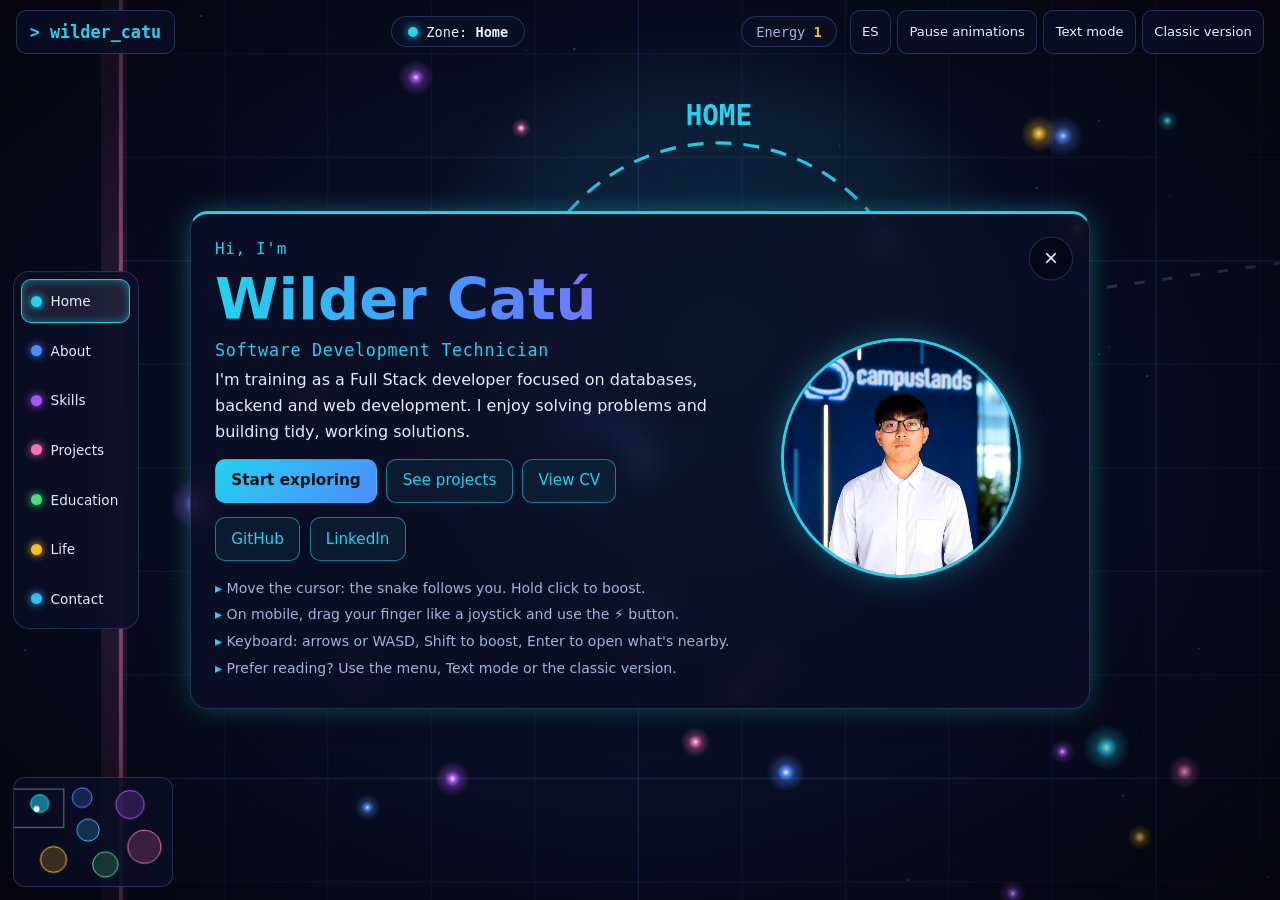
<file: index.html>
<!DOCTYPE html>
<html lang="es" data-theme="dark">
  <head>
    <meta charset="utf-8">
    <meta name="viewport" content="width=device-width,initial-scale=1,viewport-fit=cover">
    <title>Wilder Catú · Portafolio</title>
    <meta
      name="description"
      content="Portafolio de Wilder Catú, Técnico en Desarrollo de Software. Explora su mundo interactivo: habilidades, proyectos, formación y contacto."
    >
    <meta name="theme-color" content="#050712">
    <link rel="icon" href="assets/img/foto-wilder-small.jpg">
    <link rel="stylesheet" href="css/base.css">
    <link rel="stylesheet" href="css/world.css">
    <link rel="stylesheet" href="css/animations.css">
    <link rel="stylesheet" href="css/responsive.css">
  </head>
  <body class="loading">
    <a class="skip" href="#content" data-i="ui_skip"></a>

    <!-- Mundo interactivo (decorativo; la información vive en <main>) -->
    <canvas id="world" aria-hidden="true"></canvas>
    <div class="vignette" aria-hidden="true"></div>

    <!-- HUD -->
    <header class="hud" id="hud">
      <button class="logo" id="btn-home" type="button" data-i-label="ui_backHome">
        <span aria-hidden="true">&gt;</span> wilder_catu
      </button>

      <p class="zone-indicator" id="zone-indicator" role="status" aria-live="polite">
        <span class="zone-dot" id="zone-dot" aria-hidden="true"></span>
        <span class="zone-label"><span data-i="ui_zone"></span>: <strong id="zone-name"></strong></span>
      </p>

      <p class="score" aria-hidden="true">
        <span data-i="ui_energy"></span> <strong id="score">0</strong>
      </p>

      <div class="tools">
        <button type="button" id="btn-lang" class="tool" data-i-label="ui_langLabel"></button>
        <button type="button" id="btn-calm" class="tool" aria-pressed="false"></button>
        <button type="button" id="btn-text" class="tool" aria-pressed="false"></button>
        <a class="tool" href="sobre-mi.html" id="btn-classic" data-i="ui_classic"></a>
      </div>
    </header>

    <!-- Navegación convencional, siempre disponible -->
    <nav class="dock" id="dock" aria-label="Secciones"></nav>

    <!-- Contenido profesional completo (accesible sin canvas) -->
    <main id="content" tabindex="-1">
      <h1 class="sr-only">Wilder Catú — <span data-i="role"></span></h1>

      <!-- INICIO -->
      <section class="panel panel-hero" id="p-home" data-zone="home" aria-labelledby="t-home" hidden>
        <div class="hero-grid">
          <div class="hero-text">
            <p class="tag"><span data-i="hi"></span></p>
            <h2 id="t-home" class="hero-name">Wilder Catú</h2>
            <p class="tag role" data-i="role"></p>
            <p data-i="hero"></p>
            <div class="row">
              <button class="btn fill" type="button" id="start" data-i="ui_start"></button>
              <button class="btn" type="button" data-go="projects" data-i="seeP"></button>
              <button class="btn" type="button" data-go="path" data-i="seeCV"></button>
            </div>
            <div class="row">
              <a class="btn" href="https://github.com/WilKtu" target="_blank" rel="noopener">GitHub</a>
              <a
                class="btn"
                href="https://www.linkedin.com/in/wilder-fernando-elias-catu-colaj-7a0a8a346"
                target="_blank"
                rel="noopener"
              >LinkedIn</a>
            </div>
            <ul class="howto" aria-label="Controles">
              <li data-i="ui_how1"></li>
              <li data-i="ui_how2"></li>
              <li data-i="ui_how3"></li>
              <li data-i="ui_how4"></li>
            </ul>
          </div>
          <img class="avatar" src="assets/img/foto-wilder.jpg" alt="Wilder Catú" width="280" height="280" decoding="async">
        </div>
      </section>

      <!-- SOBRE MÍ -->
      <section class="panel" id="p-about" data-zone="about" aria-labelledby="t-about" hidden>
        <h2 id="t-about" data-i="aboutT"></h2>
        <p data-i="a1"></p>
        <p data-i="a2"></p>
        <div class="grid">
          <article class="card"><h3 data-i="langT"></h3><p data-i="langv"></p></article>
          <article class="card"><h3 data-i="soft"></h3><p data-i="softv"></p></article>
        </div>
        <h3 data-i="ui_interests"></h3>
        <div class="chips" id="interests"></div>
      </section>

      <!-- HABILIDADES -->
      <section class="panel" id="p-skills" data-zone="skills" aria-labelledby="t-skills" hidden>
        <h2 id="t-skills" data-i="skT"></h2>
        <p class="muted" data-i="ui_skillsHint"></p>
        <div class="grid" id="skills-list"></div>
      </section>

      <!-- PROYECTOS -->
      <section class="panel" id="p-projects" data-zone="projects" aria-labelledby="t-projects" hidden>
        <h2 id="t-projects" data-i="projT"></h2>
        <p data-i="projI"></p>
        <div class="grid" id="proj"></div>
      </section>

      <!-- FORMACIÓN Y CV -->
      <section class="panel" id="p-path" data-zone="path" aria-labelledby="t-path" hidden>
        <h2 id="t-path" data-i="eduT"></h2>
        <ol class="timeline" id="timeline"></ol>
        <h3 data-i="cvT"></h3>
        <p data-i="cvP"></p>
        <div class="row">
          <a class="btn fill" href="assets/cv/Wilder_Catu_CV_ES.pdf" download data-i="dl"></a>
          <a class="btn fill" href="assets/cv/Wilder_Catu_CV_EN.pdf" download data-i="dl2"></a>
          <button class="btn" type="button" id="cv-toggle" aria-expanded="false" aria-controls="cv-frame-wrap"></button>
        </div>
        <div id="cv-frame-wrap" hidden></div>
      </section>

      <!-- VIDA FUERA DEL CÓDIGO -->
      <section class="panel" id="p-life" data-zone="life" aria-labelledby="t-life" hidden>
        <h2 id="t-life" data-i="lifeT"></h2>
        <p data-i="lifeI"></p>
        <div class="grid">
          <article class="card"><h3>⚽ <span data-i="h1"></span></h3><p data-i="h1p"></p></article>
          <article class="card"><h3>🎌 <span data-i="h3"></span></h3><p data-i="h3p"></p></article>
        </div>
        <h3>📚 <span data-i="h2"></span></h3>
        <p data-i="h2p"></p>
        <div class="grid media" id="books"></div>
        <h3>🎮 <span data-i="h4"></span></h3>
        <p data-i="h4p"></p>
        <div class="grid media" id="games"></div>
      </section>

      <!-- CONTACTO -->
      <section class="panel" id="p-contact" data-zone="contact" aria-labelledby="t-contact" hidden>
        <h2 id="t-contact" data-i="ctT"></h2>
        <p data-i="ctP"></p>
        <div class="row" id="contact-links"></div>
      </section>
    </main>

    <!-- Tarjeta rápida al recoger una partícula -->
    <aside class="toast" id="toast" role="status" aria-live="polite" hidden></aside>

    <!-- Ventana informativa -->
    <div class="modal" id="modal" hidden>
      <div class="modal-backdrop" data-close></div>
      <div class="modal-box" role="dialog" aria-modal="true" aria-labelledby="modal-title" tabindex="-1">
        <button type="button" class="modal-x" data-close data-i-label="ui_close">×</button>
        <div id="modal-body"></div>
      </div>
    </div>

    <!-- Controles táctiles -->
    <button type="button" class="boost" id="boost" data-i-label="ui_boost" hidden>⚡</button>

    <canvas id="minimap" width="160" height="110" aria-hidden="true"></canvas>

    <noscript>
      <p class="noscript">
        Esta experiencia requiere JavaScript. Puedes consultar la
        <a href="sobre-mi.html">versión clásica</a>.
      </p>
    </noscript>

    <script src="js/data.js"></script>
    <script src="js/responsive.js"></script>
    <script src="js/particles.js"></script>
    <script src="js/snake.js"></script>
    <script src="js/world.js"></script>
    <script src="js/navigation.js"></script>
    <script src="js/interactions.js"></script>
    <script src="js/app.js"></script>
  </body>
</html>
</file>
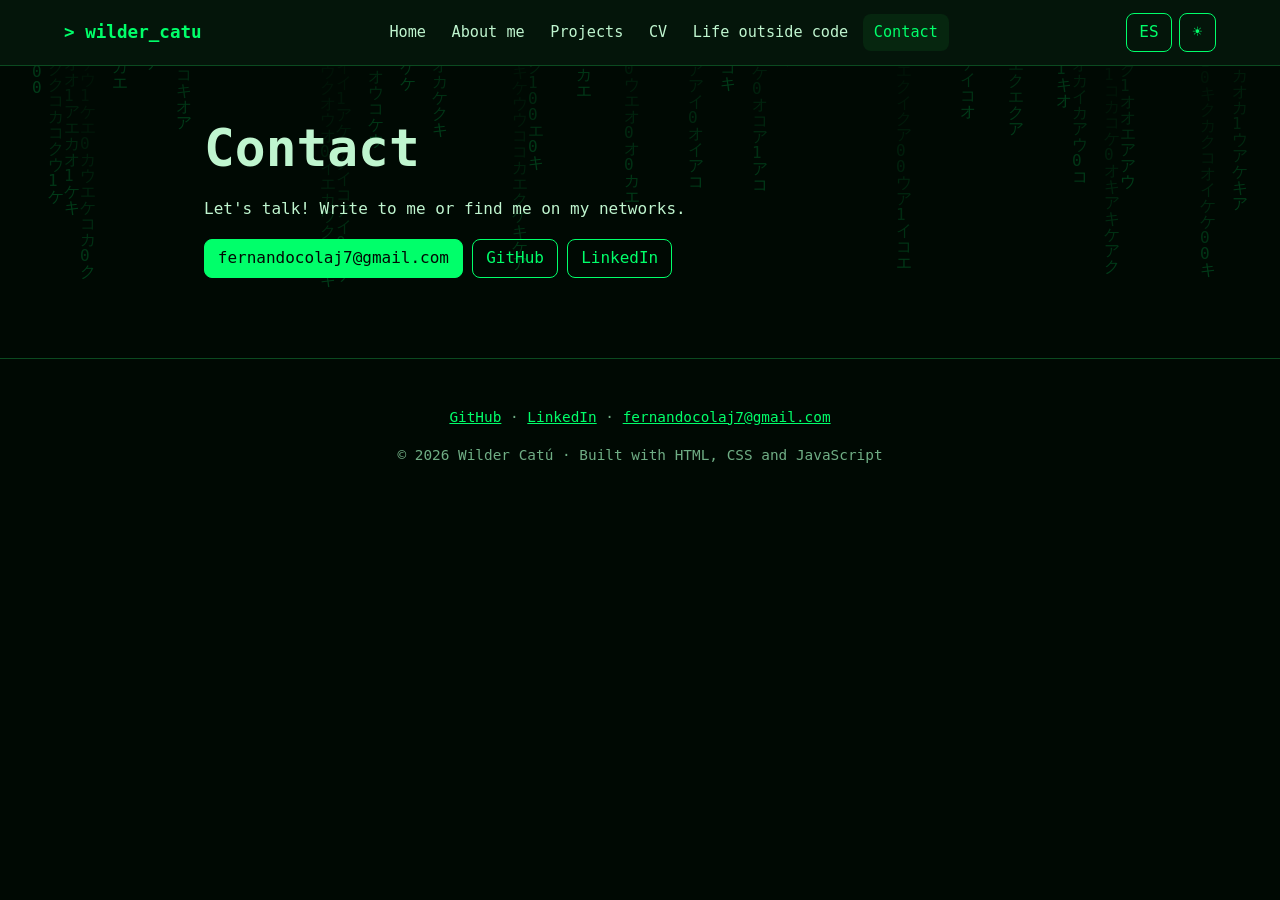
<file: contacto.html>
<!DOCTYPE html>
<html lang="es" data-theme="dark">
  <head>
    <meta charset="utf-8">
    <meta name="viewport" content="width=device-width,initial-scale=1">
    <title>Wilder Catú · Portafolio</title>
    <meta
      name="description"
      content="Portafolio de Wilder Catú, Técnico en Desarrollo de Software."
    >
    <link rel="icon" href="assets/img/foto-wilder-small.jpg">
    <link rel="stylesheet" href="css/styles.css">
  </head>
  <body>
    <header id="h"></header>
    <main>
      <h1 data-i="ctT"></h1>
      <p data-i="ctP"></p>
      <div class="row">
        <a class="btn fill" href="mailto:fernandocolaj7@gmail.com">
          fernandocolaj7@gmail.com
        </a>
        <a
          class="btn"
          href="https://github.com/WilKtu"
          target="_blank"
          rel="noopener"
        >
          GitHub
        </a>
        <a
          class="btn"
          href="https://www.linkedin.com/in/wilder-fernando-elias-catu-colaj-7a0a8a346"
          target="_blank"
          rel="noopener"
        >
          LinkedIn
        </a>
      </div>
    </main>
    <footer id="f"></footer>
    <script src="js/data.js"></script>
    <script src="js/main.js"></script>
  </body>
</html>
</file>
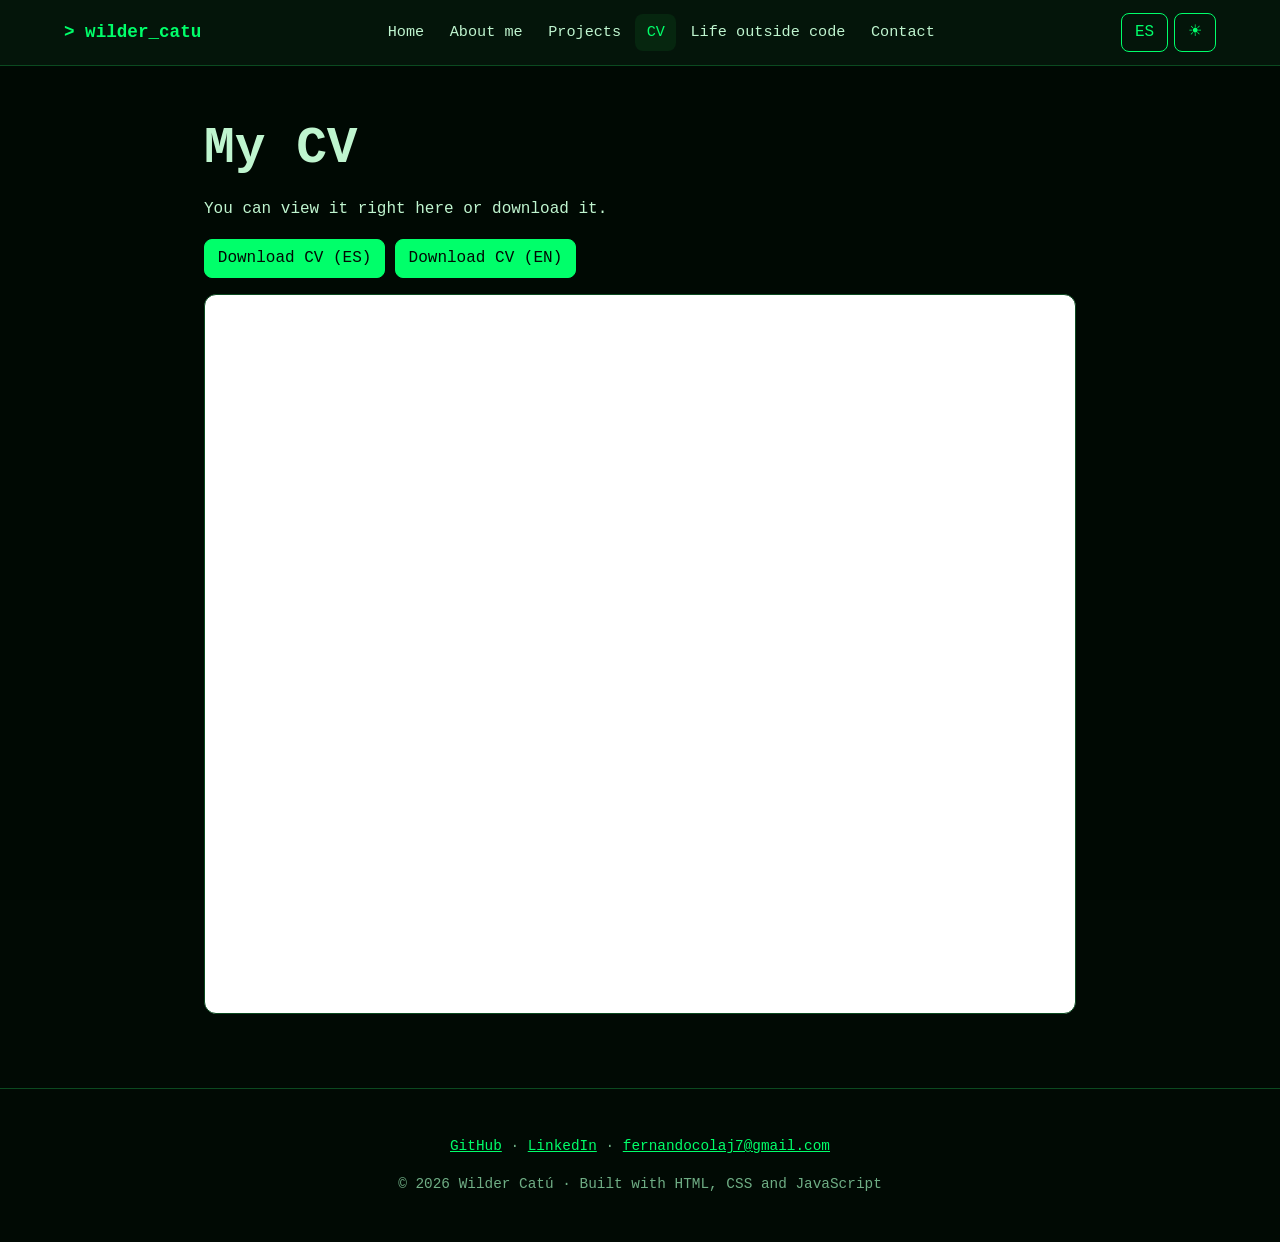
<file: cv.html>
<!DOCTYPE html>
<html lang="es" data-theme="dark">
  <head>
    <meta charset="utf-8">
    <meta name="viewport" content="width=device-width,initial-scale=1">
    <title>Wilder Catú · Portafolio</title>
    <meta
      name="description"
      content="Portafolio de Wilder Catú, Técnico en Desarrollo de Software."
    >
    <link rel="icon" href="assets/img/foto-wilder-small.jpg">
    <link rel="stylesheet" href="css/styles.css">
  </head>
  <body>
    <header id="h"></header>
    <main>
      <h1 data-i="cvT"></h1>
      <p data-i="cvP"></p>
      <div class="row">
        <a class="btn fill" href="assets/cv/Wilder_Catu_CV_ES.pdf" download data-i="dl"></a>
        <a class="btn fill" href="assets/cv/Wilder_Catu_CV_EN.pdf" download data-i="dl2"></a>
      </div>
      <iframe id="cvf" title="CV"></iframe>
    </main>
    <footer id="f"></footer>
    <script src="js/data.js"></script>
    <script src="js/main.js"></script>
  </body>
</html>
</file>
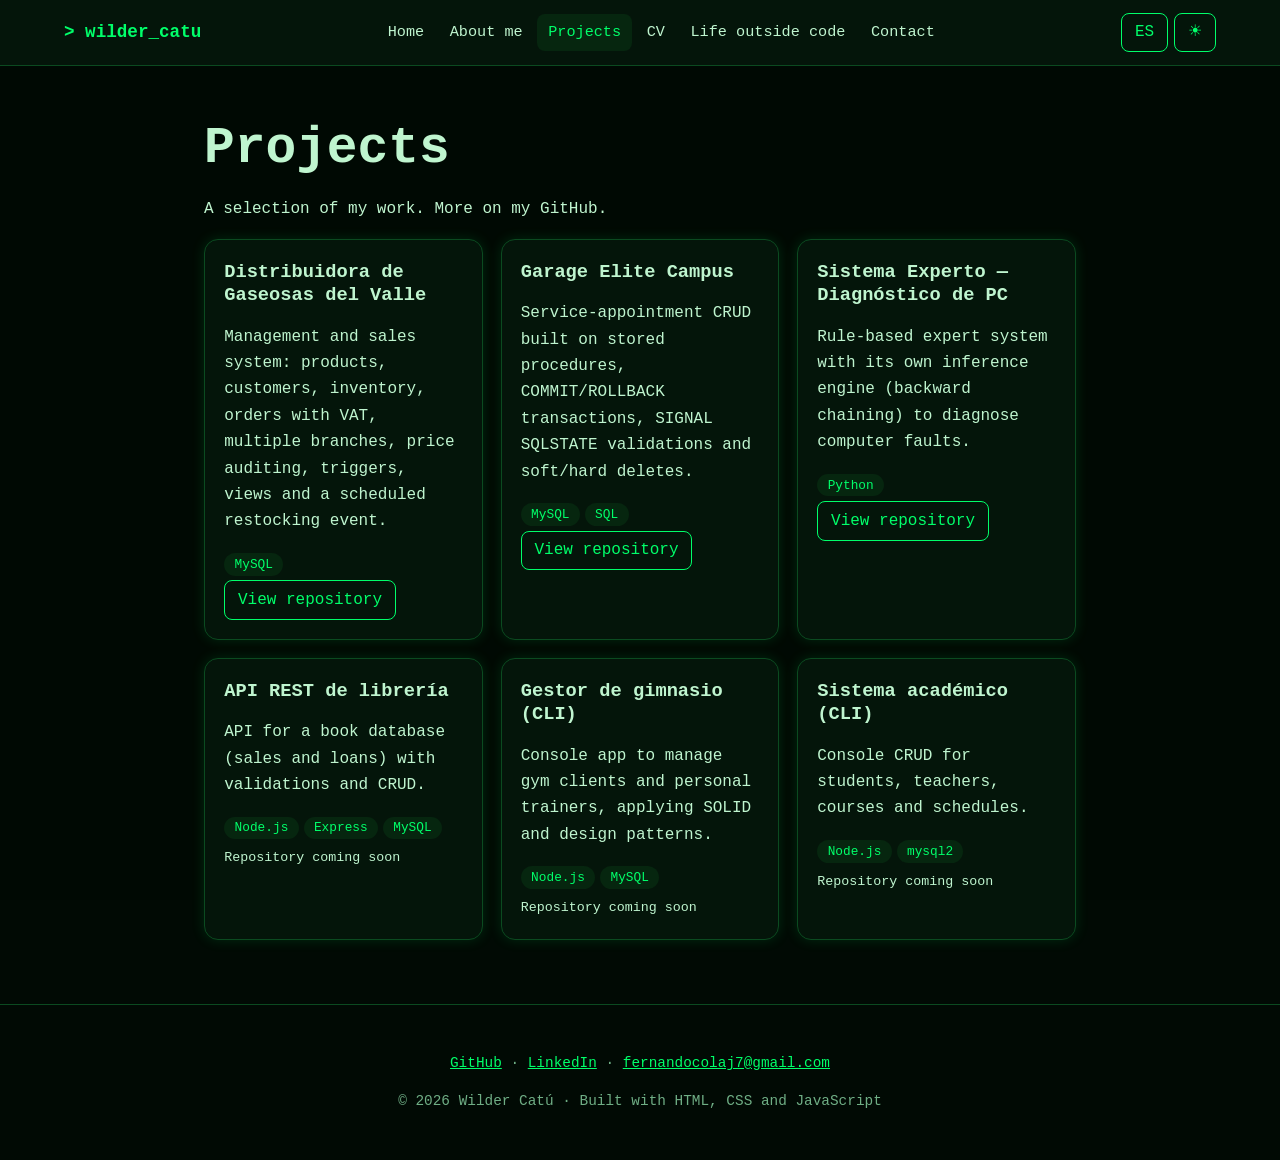
<file: proyectos.html>
<!DOCTYPE html>
<html lang="es" data-theme="dark">
  <head>
    <meta charset="utf-8">
    <meta name="viewport" content="width=device-width,initial-scale=1">
    <title>Wilder Catú · Portafolio</title>
    <meta
      name="description"
      content="Portafolio de Wilder Catú, Técnico en Desarrollo de Software."
    >
    <link rel="icon" href="assets/img/foto-wilder-small.jpg">
    <link rel="stylesheet" href="css/styles.css">
  </head>
  <body>
    <header id="h"></header>
    <main>
      <h1 data-i="projT"></h1>
      <p data-i="projI"></p>
      <div class="grid" id="proj"></div>
    </main>
    <footer id="f"></footer>
    <script src="js/data.js"></script>
    <script src="js/main.js"></script>
  </body>
</html>
</file>
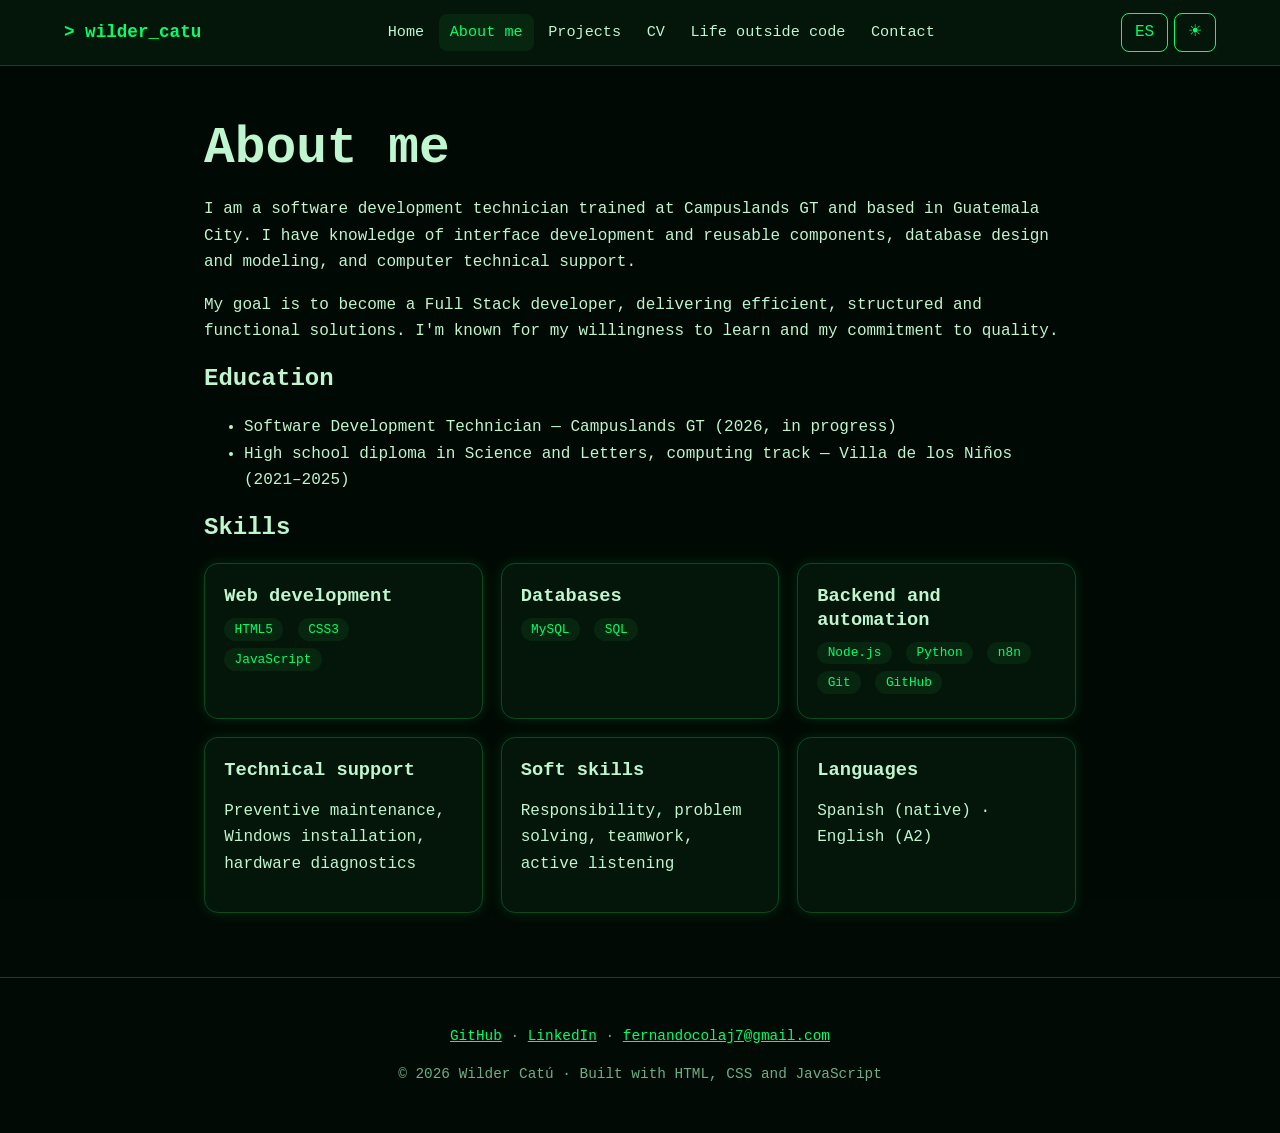
<file: sobre-mi.html>
<!DOCTYPE html>
<html lang="es" data-theme="dark">
  <head>
    <meta charset="utf-8">
    <meta name="viewport" content="width=device-width,initial-scale=1">
    <title>Wilder Catú · Portafolio</title>
    <meta
      name="description"
      content="Portafolio de Wilder Catú, Técnico en Desarrollo de Software."
    >
    <link rel="icon" href="assets/img/foto-wilder-small.jpg">
    <link rel="stylesheet" href="css/styles.css">
  </head>
  <body>
    <header id="h"></header>
    <main>
      <h1 data-i="aboutT"></h1>
      <p data-i="a1"></p>
      <p data-i="a2"></p>
      <h2 data-i="eduT"></h2>
      <ul>
        <li data-i="e1"></li>
        <li data-i="e2"></li>
      </ul>
      <h2 data-i="skT"></h2>
      <div class="grid">
        <div class="card">
          <h3 data-i="sk1"></h3>
          <div class="chips">
            <span>HTML5</span>
            <span>CSS3</span>
            <span>JavaScript</span>
          </div>
        </div>
        <div class="card">
          <h3 data-i="sk2"></h3>
          <div class="chips">
            <span>MySQL</span>
            <span>SQL</span>
          </div>
        </div>
        <div class="card">
          <h3 data-i="sk3"></h3>
          <div class="chips">
            <span>Node.js</span>
            <span>Python</span>
            <span>n8n</span>
            <span>Git</span>
            <span>GitHub</span>
          </div>
        </div>
        <div class="card">
          <h3 data-i="sk4"></h3>
          <p data-i="sk4v"></p>
        </div>
        <div class="card">
          <h3 data-i="soft"></h3>
          <p data-i="softv"></p>
        </div>
        <div class="card">
          <h3 data-i="langT"></h3>
          <p data-i="langv"></p>
        </div>
      </div>
    </main>
    <footer id="f"></footer>
    <script src="js/data.js"></script>
    <script src="js/main.js"></script>
  </body>
</html>
</file>
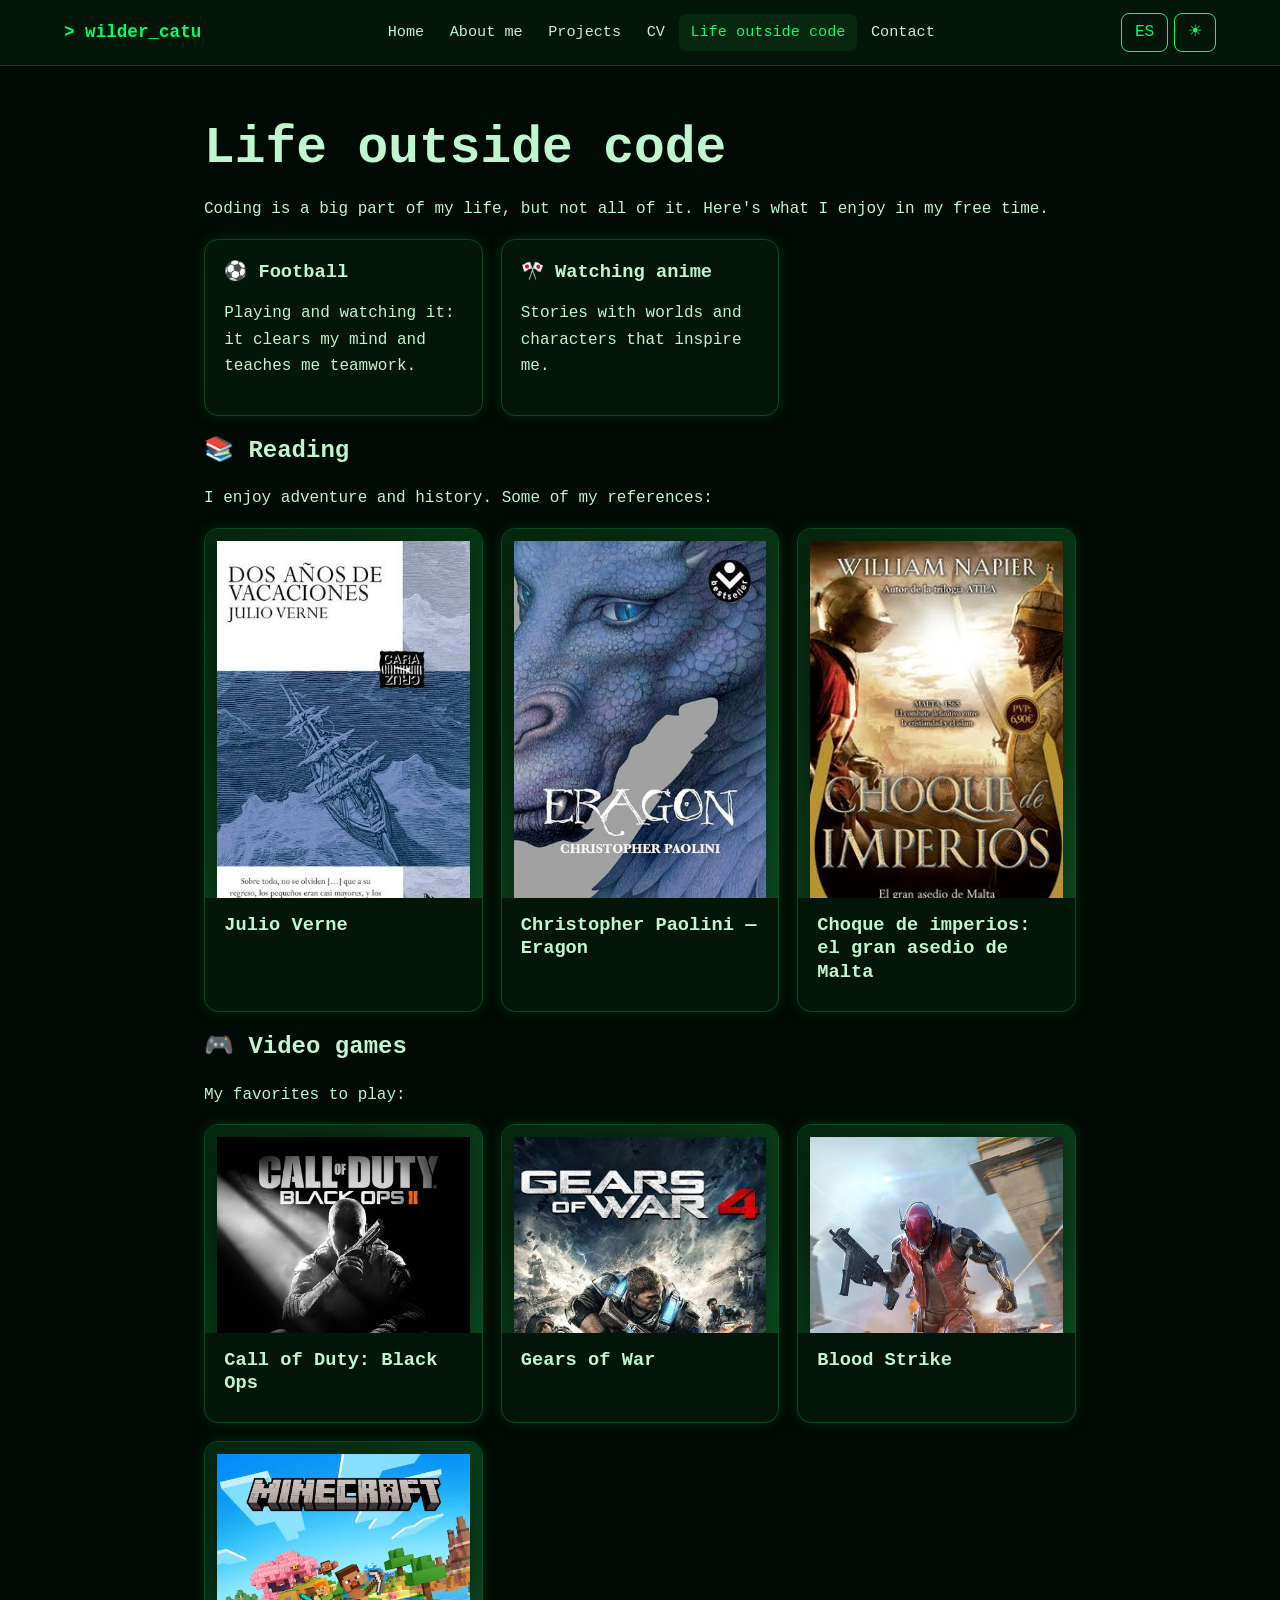
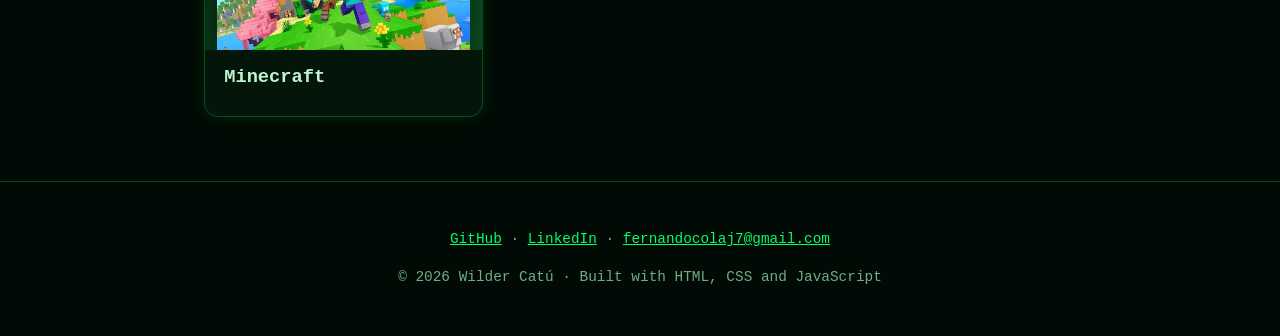
<file: vida-fuera-del-codigo.html>
<!DOCTYPE html>
<html lang="es" data-theme="dark">
  <head>
    <meta charset="utf-8">
    <meta name="viewport" content="width=device-width,initial-scale=1">
    <title>Wilder Catú · Portafolio</title>
    <meta
      name="description"
      content="Portafolio de Wilder Catú, Técnico en Desarrollo de Software."
    >
    <link rel="icon" href="assets/img/foto-wilder-small.jpg">
    <link rel="stylesheet" href="css/styles.css">
  </head>
  <body>
    <header id="h"></header>
    <main>
      <h1 data-i="lifeT"></h1>
      <p data-i="lifeI"></p>
      <div class="grid">
        <div class="card">
          <h3>⚽ <span data-i="h1"></span></h3>
          <p data-i="h1p"></p>
        </div>
        <div class="card">
          <h3>🎌 <span data-i="h3"></span></h3>
          <p data-i="h3p"></p>
        </div>
      </div>
      <h2>📚 <span data-i="h2"></span></h2>
      <p data-i="h2p"></p>
      <div class="grid" id="books"></div>
      <h2>🎮 <span data-i="h4"></span></h2>
      <p data-i="h4p"></p>
      <div class="grid" id="games"></div>
    </main>
    <footer id="f"></footer>
    <script src="js/data.js"></script>
    <script src="js/main.js"></script>
  </body>
</html>
</file>
<file: css/base.css>
/* =========================================================
   base.css — tokens, reset, tipografía y componentes base
   (mundo interactivo · tema oscuro arcade)
   ========================================================= */
:root {
  --bg: #050712;
  --bg2: #0a0f24;
  --sf: rgba(11, 15, 38, 0.84);
  --sf2: rgba(20, 27, 62, 0.7);
  --bd: rgba(120, 160, 255, 0.24);
  --bd2: rgba(120, 160, 255, 0.5);
  --tx: #e8eeff;
  --mu: #a6b3da;
  --cy: #22d3ee;
  --bl: #4f8cff;
  --pu: #a855f7;
  --pk: #f472b6;
  --gr: #4ade80;
  --am: #fbbf24;
  --glow: 0 0 18px rgba(34, 211, 238, 0.28);
  --r: 14px;
  --mono: ui-monospace, "Cascadia Code", "SF Mono", Consolas, monospace;
  --sans: system-ui, -apple-system, "Segoe UI", Roboto, "Helvetica Neue", Arial, sans-serif;
  --safe-b: env(safe-area-inset-bottom, 0px);
  --safe-t: env(safe-area-inset-top, 0px);
  --safe-l: env(safe-area-inset-left, 0px);
  --safe-r: env(safe-area-inset-right, 0px);
}

*,
*::before,
*::after {
  box-sizing: border-box;
}

[hidden] {
  display: none !important;
}

html {
  -webkit-text-size-adjust: 100%;
  background: var(--bg);
}

body {
  margin: 0;
  min-height: 100vh;
  min-height: 100dvh;
  background: var(--bg);
  color: var(--tx);
  font: 16px/1.6 var(--sans);
  overflow-x: hidden;
  overscroll-behavior: none;
  -webkit-tap-highlight-color: transparent;
}

h1,
h2,
h3 {
  line-height: 1.2;
  margin: 0 0 0.5em;
}

h2 {
  font-size: clamp(1.5rem, 4vw, 2rem);
}

h3 {
  font-size: 1.05rem;
}

p {
  margin: 0 0 0.9em;
}

a {
  color: var(--cy);
}

img {
  max-width: 100%;
}

.muted {
  color: var(--mu);
  font-size: 0.92rem;
}

.sr-only {
  position: absolute;
  width: 1px;
  height: 1px;
  margin: -1px;
  padding: 0;
  overflow: hidden;
  clip: rect(0, 0, 0, 0);
  white-space: nowrap;
  border: 0;
}

.skip {
  position: fixed;
  left: 12px;
  top: -60px;
  z-index: 100;
  background: var(--cy);
  color: #021018;
  padding: 0.6rem 1rem;
  border-radius: 10px;
  font-weight: 700;
  text-decoration: none;
  transition: top 0.2s;
}

.skip:focus {
  top: 12px;
}

:focus-visible {
  outline: 3px solid var(--cy);
  outline-offset: 2px;
  border-radius: 6px;
}

/* ---------- Botones ---------- */
.btn,
.tool {
  font: inherit;
  font-size: 0.95rem;
  cursor: pointer;
  color: var(--cy);
  background: rgba(34, 211, 238, 0.06);
  border: 1px solid rgba(34, 211, 238, 0.55);
  border-radius: 10px;
  padding: 0.5rem 0.95rem;
  min-height: 44px;
  display: inline-flex;
  align-items: center;
  justify-content: center;
  text-decoration: none;
  transition: background 0.2s, color 0.2s, box-shadow 0.2s, transform 0.15s;
}

.btn:hover,
.tool:hover {
  background: rgba(34, 211, 238, 0.18);
  box-shadow: var(--glow);
}

.btn:active,
.tool:active {
  transform: scale(0.97);
}

.btn.fill {
  background: linear-gradient(135deg, var(--cy), var(--bl));
  color: #02101a;
  border-color: transparent;
  font-weight: 700;
}

.btn.fill:hover {
  box-shadow: 0 0 22px rgba(79, 140, 255, 0.55);
}

.btn.small {
  min-height: 38px;
  padding: 0.3rem 0.8rem;
  font-size: 0.88rem;
}

.row {
  display: flex;
  flex-wrap: wrap;
  gap: 0.6rem;
  margin: 0.9rem 0;
}

/* ---------- Tarjetas y chips ---------- */
.grid {
  display: grid;
  grid-template-columns: repeat(auto-fill, minmax(220px, 1fr));
  gap: 0.9rem;
  margin: 0.8rem 0 1.2rem;
}

.card {
  background: var(--sf2);
  border: 1px solid var(--bd);
  border-radius: var(--r);
  padding: 1rem 1.1rem;
  transition: border-color 0.2s, transform 0.2s;
}

.card:hover {
  border-color: var(--bd2);
}

.card h3 {
  margin-top: 0;
}

.card p:last-child {
  margin-bottom: 0;
}

.chips {
  display: flex;
  flex-wrap: wrap;
  gap: 0.4rem;
  margin: 0.4rem 0;
}

.chips span,
.chips button {
  font: inherit;
  font-size: 0.82rem;
  color: var(--tx);
  background: rgba(168, 85, 247, 0.16);
  border: 1px solid rgba(168, 85, 247, 0.45);
  border-radius: 99px;
  padding: 0.12rem 0.7rem;
}

.chips button {
  cursor: pointer;
  min-height: 32px;
}

.chips button:hover {
  background: rgba(168, 85, 247, 0.32);
}

.tag {
  color: var(--cy);
  font-family: var(--mono);
  letter-spacing: 0.04em;
  margin-bottom: 0.2em;
}

.noscript {
  position: fixed;
  inset: auto 0 0 0;
  background: var(--sf);
  padding: 1rem;
  text-align: center;
  z-index: 50;
}
</file>
<file: css/world.css>
/* =========================================================
   world.css — canvas, HUD, dock, paneles, modal, toast
   ========================================================= */
#world {
  position: fixed;
  inset: 0;
  width: 100%;
  height: 100%;
  display: block;
  z-index: 0;
  touch-action: none;
  cursor: crosshair;
  user-select: none;
  -webkit-user-select: none;
}

.vignette {
  position: fixed;
  inset: 0;
  z-index: 1;
  pointer-events: none;
  background: radial-gradient(ellipse at center, transparent 55%, rgba(2, 3, 10, 0.75) 100%);
}

/* ---------- HUD ---------- */
.hud {
  position: fixed;
  z-index: 20;
  top: 0;
  left: 0;
  right: 0;
  display: flex;
  align-items: center;
  gap: 0.8rem;
  padding: calc(0.6rem + var(--safe-t)) calc(1rem + var(--safe-r)) 0.6rem calc(1rem + var(--safe-l));
  pointer-events: none;
}

.hud > * {
  pointer-events: auto;
}

.logo {
  font: 700 1.05rem var(--mono);
  color: var(--cy);
  background: var(--sf);
  border: 1px solid var(--bd);
  border-radius: 10px;
  padding: 0.5rem 0.8rem;
  min-height: 44px;
  cursor: pointer;
  backdrop-filter: blur(8px);
  -webkit-backdrop-filter: blur(8px);
}

.logo:hover {
  box-shadow: var(--glow);
  border-color: var(--cy);
}

.zone-indicator {
  margin: 0 auto;
  display: flex;
  align-items: center;
  gap: 0.55rem;
  background: var(--sf);
  border: 1px solid var(--bd);
  border-radius: 99px;
  padding: 0.4rem 1rem;
  font: 0.85rem var(--mono);
  backdrop-filter: blur(8px);
  -webkit-backdrop-filter: blur(8px);
  max-width: 46vw;
}

.zone-label {
  white-space: nowrap;
  overflow: hidden;
  text-overflow: ellipsis;
}

.zone-dot {
  flex: none;
  width: 10px;
  height: 10px;
  border-radius: 50%;
  background: var(--zc, var(--cy));
  box-shadow: 0 0 10px var(--zc, var(--cy));
  transition: background 0.4s, box-shadow 0.4s;
}

.score {
  margin: 0;
  font: 0.85rem var(--mono);
  color: var(--mu);
  background: var(--sf);
  border: 1px solid var(--bd);
  border-radius: 99px;
  padding: 0.4rem 0.9rem;
}

.score strong {
  color: var(--am);
}

.tools {
  display: flex;
  gap: 0.4rem;
}

.tool {
  background: var(--sf);
  color: var(--tx);
  border-color: var(--bd);
  font-size: 0.82rem;
  padding: 0.4rem 0.7rem;
  backdrop-filter: blur(8px);
  -webkit-backdrop-filter: blur(8px);
}

.tool[aria-pressed="true"] {
  border-color: var(--cy);
  color: var(--cy);
}

/* ---------- Dock de navegación ---------- */
.dock {
  position: fixed;
  z-index: 20;
  left: calc(0.8rem + var(--safe-l));
  top: 50%;
  transform: translateY(-50%);
  display: flex;
  flex-direction: column;
  gap: 0.35rem;
  padding: 0.45rem;
  background: var(--sf);
  border: 1px solid var(--bd);
  border-radius: 16px;
  backdrop-filter: blur(10px);
  -webkit-backdrop-filter: blur(10px);
}

.dock button {
  font: 0.85rem var(--sans);
  color: var(--tx);
  background: transparent;
  border: 1px solid transparent;
  border-radius: 10px;
  min-height: 44px;
  padding: 0.35rem 0.7rem 0.35rem 0.55rem;
  display: flex;
  align-items: center;
  gap: 0.55rem;
  cursor: pointer;
  text-align: left;
  transition: background 0.2s, border-color 0.2s;
}

.dock button:hover {
  background: rgba(255, 255, 255, 0.07);
}

.dock button[aria-current="true"] {
  border-color: var(--zc);
  background: rgba(255, 255, 255, 0.08);
  box-shadow: inset 0 0 12px -4px var(--zc);
}

.dock .dot {
  flex: none;
  width: 11px;
  height: 11px;
  border-radius: 50%;
  background: var(--zc);
  box-shadow: 0 0 8px var(--zc);
}

/* ---------- Minimapa ---------- */
#minimap {
  position: fixed;
  z-index: 15;
  left: calc(0.8rem + var(--safe-l));
  bottom: calc(0.8rem + var(--safe-b));
  width: 160px;
  height: 110px;
  border-radius: 12px;
  background: var(--sf);
  border: 1px solid var(--bd);
  pointer-events: none;
}

/* ---------- Paneles ---------- */
main {
  position: relative;
  z-index: 10;
  outline: none;
}

.panel {
  position: fixed;
  z-index: 12;
  top: calc(4.3rem + var(--safe-t));
  right: calc(1rem + var(--safe-r));
  bottom: 1rem;
  width: min(540px, 46vw);
  overflow-y: auto;
  overscroll-behavior: contain;
  padding: 1.4rem 1.5rem 1.8rem;
  background: var(--sf);
  border: 1px solid var(--bd);
  border-top: 3px solid var(--zc, var(--cy));
  border-radius: 18px;
  backdrop-filter: blur(14px);
  -webkit-backdrop-filter: blur(14px);
  box-shadow: 0 10px 50px rgba(0, 0, 0, 0.5), 0 0 30px -10px var(--zc, var(--cy));
  animation: panelIn 0.35s ease both;
  scrollbar-width: thin;
  scrollbar-color: var(--bd2) transparent;
}

.panel > h2 {
  color: var(--zc, var(--cy));
  font-family: var(--mono);
}

.panel-close {
  position: sticky;
  top: 0;
  float: right;
  z-index: 2;
  margin: -0.4rem -0.5rem 0 0.5rem;
  width: 44px;
  height: 44px;
  font-size: 1.5rem;
  line-height: 1;
  color: var(--tx);
  background: rgba(5, 7, 18, 0.7);
  border: 1px solid var(--bd);
  border-radius: 50%;
  cursor: pointer;
}

.panel-close:hover {
  border-color: var(--cy);
  color: var(--cy);
}

/* Panel de inicio: centrado */
.panel-hero {
  top: 50%;
  right: auto;
  left: 50%;
  bottom: auto;
  width: min(900px, 92vw);
  max-height: calc(100dvh - 7rem);
  transform: translate(-50%, -48%);
  animation: heroIn 0.6s ease both;
}

.panel-hero > h2,
.hero-name {
  color: var(--tx);
}

.hero-grid {
  display: grid;
  grid-template-columns: 1fr 240px;
  gap: 1.6rem;
  align-items: center;
}

.hero-name {
  font-size: clamp(2.2rem, 6vw, 3.6rem);
  margin: 0.05em 0;
  background: linear-gradient(90deg, var(--cy), var(--bl), var(--pu));
  -webkit-background-clip: text;
  background-clip: text;
  color: transparent !important;
}

.role {
  font-size: 1.05rem;
}

.avatar {
  width: 100%;
  height: auto;
  aspect-ratio: 1;
  object-fit: cover;
  border-radius: 50%;
  border: 3px solid var(--cy);
  box-shadow: 0 0 30px rgba(34, 211, 238, 0.35);
}

.howto {
  list-style: none;
  padding: 0;
  margin: 1rem 0 0;
  display: grid;
  gap: 0.25rem;
  font-size: 0.88rem;
  color: var(--mu);
}

.howto li::before {
  content: "▸ ";
  color: var(--cy);
}

/* Contenido de paneles */
.timeline {
  list-style: none;
  margin: 1rem 0 1.4rem;
  padding: 0 0 0 1.3rem;
  border-left: 2px solid var(--bd2);
}

.timeline li {
  position: relative;
  padding: 0.2rem 0 1rem;
}

.timeline li::before {
  content: "";
  position: absolute;
  left: calc(-1.3rem - 7px);
  top: 0.55rem;
  width: 12px;
  height: 12px;
  border-radius: 50%;
  background: var(--gr);
  box-shadow: 0 0 10px var(--gr);
}

#cv-frame-wrap iframe {
  width: 100%;
  height: 60vh;
  border: 1px solid var(--bd);
  border-radius: 12px;
  background: #fff;
}

.card .btn {
  margin-top: 0.4rem;
}

.proj-card .chips {
  margin-bottom: 0.7rem;
}

.proj-card .row {
  margin: 0.4rem 0 0;
}

.skill-group h3 {
  color: var(--pu);
}

.media {
  grid-template-columns: repeat(auto-fill, minmax(140px, 1fr));
}

.media .card {
  padding: 0;
  overflow: hidden;
}

.media .card h3 {
  font-size: 0.88rem;
  padding: 0.6rem 0.7rem;
  margin: 0;
}

.media .thumb {
  aspect-ratio: 4 / 3;
  background: radial-gradient(circle, var(--bg2), var(--bg));
  display: grid;
  place-items: center;
}

.media .thumb.book {
  aspect-ratio: 3 / 4;
}

.media img {
  width: 100%;
  height: 100%;
  object-fit: contain;
  padding: 0.5rem;
}

/* ---------- Toast (tarjeta al recoger) ---------- */
.toast {
  position: fixed;
  z-index: 30;
  left: 50%;
  bottom: calc(1.2rem + var(--safe-b));
  transform: translateX(-50%);
  width: min(380px, 90vw);
  padding: 0.9rem 1.1rem;
  background: var(--sf);
  border: 1px solid var(--tc, var(--cy));
  border-radius: 14px;
  box-shadow: 0 0 26px -6px var(--tc, var(--cy));
  backdrop-filter: blur(10px);
  -webkit-backdrop-filter: blur(10px);
  animation: toastIn 0.3s ease both;
}

.toast h3 {
  margin: 0 0 0.15rem;
  color: var(--tc, var(--cy));
  font-family: var(--mono);
}

.toast p {
  margin: 0;
  font-size: 0.9rem;
  color: var(--mu);
}

.toast .kicker {
  font: 0.72rem var(--mono);
  text-transform: uppercase;
  letter-spacing: 0.1em;
  color: var(--mu);
}

/* ---------- Modal ---------- */
.modal {
  position: fixed;
  inset: 0;
  z-index: 60;
  display: grid;
  place-items: center;
  padding: 1rem;
}

.modal-backdrop {
  position: absolute;
  inset: 0;
  background: rgba(2, 3, 10, 0.72);
  backdrop-filter: blur(4px);
  -webkit-backdrop-filter: blur(4px);
  animation: fadeIn 0.25s ease both;
}

.modal-box {
  position: relative;
  width: min(620px, 100%);
  max-height: min(86dvh, 760px);
  overflow-y: auto;
  background: linear-gradient(160deg, rgba(20, 27, 62, 0.97), rgba(8, 11, 28, 0.98));
  border: 1px solid var(--mc, var(--cy));
  border-radius: 20px;
  box-shadow: 0 0 60px -12px var(--mc, var(--cy)), 0 20px 60px rgba(0, 0, 0, 0.6);
  animation: modalIn 0.3s cubic-bezier(0.2, 0.9, 0.3, 1.2) both;
  outline: none;
}

.modal-x {
  position: absolute;
  z-index: 3;
  top: 0.6rem;
  right: 0.6rem;
  width: 44px;
  height: 44px;
  font-size: 1.6rem;
  line-height: 1;
  color: var(--tx);
  background: rgba(5, 7, 18, 0.7);
  border: 1px solid var(--bd);
  border-radius: 50%;
  cursor: pointer;
}

.modal-x:hover {
  color: var(--cy);
  border-color: var(--cy);
}

.modal-hero {
  height: 150px;
  display: grid;
  place-items: center;
  font: 800 3.4rem var(--mono);
  color: #fff;
  text-shadow: 0 0 24px var(--mc, var(--cy));
  background:
    radial-gradient(circle at 20% 20%, color-mix(in srgb, var(--mc, #22d3ee) 55%, transparent), transparent 60%),
    radial-gradient(circle at 80% 90%, rgba(168, 85, 247, 0.4), transparent 55%),
    var(--bg2);
  border-radius: 20px 20px 0 0;
  position: relative;
  overflow: hidden;
}

.modal-hero::after {
  content: "";
  position: absolute;
  inset: 0;
  background-image:
    linear-gradient(rgba(255, 255, 255, 0.07) 1px, transparent 1px),
    linear-gradient(90deg, rgba(255, 255, 255, 0.07) 1px, transparent 1px);
  background-size: 28px 28px;
}

.modal-hero img {
  height: 100%;
  object-fit: contain;
  position: relative;
  z-index: 1;
  padding: 0.6rem;
}

.modal-content {
  padding: 1.2rem 1.5rem 1.6rem;
}

.modal-content h2 {
  font-size: 1.5rem;
  color: var(--mc, var(--cy));
  padding-right: 2.4rem;
  font-family: var(--mono);
}

.modal-content .kicker {
  font: 0.75rem var(--mono);
  letter-spacing: 0.1em;
  text-transform: uppercase;
  color: var(--mu);
  margin: 0 0 0.3rem;
}

/* ---------- Controles táctiles ---------- */
.boost {
  position: fixed;
  z-index: 25;
  right: calc(1rem + var(--safe-r));
  bottom: calc(5.4rem + var(--safe-b));
  width: 64px;
  height: 64px;
  border-radius: 50%;
  font-size: 1.7rem;
  color: var(--am);
  background: var(--sf);
  border: 2px solid var(--am);
  box-shadow: 0 0 18px -4px var(--am);
  touch-action: none;
  user-select: none;
  -webkit-user-select: none;
}

.boost:active,
.boost.on {
  background: rgba(251, 191, 36, 0.3);
}

/* ---------- Modo texto (sin canvas) ---------- */
body.text-mode {
  overflow-y: auto;
  background: linear-gradient(180deg, var(--bg), var(--bg2));
}

body.text-mode #world,
body.text-mode .vignette,
body.text-mode #minimap,
body.text-mode .boost,
body.text-mode .zone-indicator,
body.text-mode .score,
body.text-mode .panel-close {
  display: none !important;
}

body.text-mode .hud {
  position: sticky;
  background: rgba(5, 7, 18, 0.92);
  border-bottom: 1px solid var(--bd);
}

body.text-mode .dock {
  position: sticky;
  top: 4.2rem;
  left: auto;
  transform: none;
  flex-direction: row;
  flex-wrap: wrap;
  justify-content: center;
  border-radius: 0;
  z-index: 19;
  margin: 0;
}

body.text-mode main {
  max-width: 920px;
  margin: 0 auto;
  padding: 1.5rem 1rem 4rem;
}

body.text-mode .panel {
  position: relative;
  inset: auto;
  width: auto;
  transform: none;
  max-height: none;
  margin: 0 0 1.6rem;
  animation: none;
}

body.text-mode .panel-hero {
  left: auto;
  top: auto;
}

body.text-mode .hero-name {
  font-size: clamp(2rem, 6vw, 3rem);
}
</file>
<file: css/animations.css>
/* =========================================================
   animations.css — keyframes y modo calmo
   ========================================================= */
@keyframes panelIn {
  from {
    opacity: 0;
    transform: translateX(24px);
  }
  to {
    opacity: 1;
    transform: none;
  }
}

@keyframes heroIn {
  from {
    opacity: 0;
    transform: translate(-50%, -44%) scale(0.97);
  }
  to {
    opacity: 1;
    transform: translate(-50%, -48%);
  }
}

@keyframes toastIn {
  from {
    opacity: 0;
    transform: translate(-50%, 16px);
  }
  to {
    opacity: 1;
    transform: translate(-50%, 0);
  }
}

@keyframes modalIn {
  from {
    opacity: 0;
    transform: translateY(18px) scale(0.95);
  }
  to {
    opacity: 1;
    transform: none;
  }
}

@keyframes fadeIn {
  from {
    opacity: 0;
  }
  to {
    opacity: 1;
  }
}

@keyframes pulseDot {
  50% {
    transform: scale(1.35);
  }
}

.dock button[aria-current="true"] .dot,
.zone-dot {
  animation: pulseDot 1.8s ease-in-out infinite;
}

/* Modo calmo (botón del usuario) y preferencia del sistema */
body.calm *,
body.calm *::before,
body.calm *::after {
  animation: none !important;
  transition: none !important;
}

@media (prefers-reduced-motion: reduce) {
  *,
  *::before,
  *::after {
    animation-duration: 0.001ms !important;
    animation-iteration-count: 1 !important;
    transition-duration: 0.001ms !important;
    scroll-behavior: auto !important;
  }
}
</file>
<file: css/responsive.css>
/* =========================================================
   responsive.css — adaptaciones por dispositivo
   (escritorio · tablet · móvil; no es solo reducir tamaño)
   ========================================================= */

/* ---------- Laptops pequeñas / tablets horizontales ---------- */
@media (max-width: 1100px) {
  .panel {
    width: min(500px, 52vw);
  }

  .tool#btn-classic {
    display: none;
  }
}

/* ---------- Tablets (táctil, interfaz más grande) ---------- */
@media (max-width: 900px) {
  .hero-grid {
    grid-template-columns: 1fr 180px;
  }

  .zone-indicator {
    max-width: 38vw;
  }

  #minimap {
    width: 130px;
    height: 90px;
  }
}

/* ---------- Móviles ---------- */
@media (max-width: 700px) {
  body {
    font-size: 15.5px;
  }

  .hud {
    flex-wrap: wrap;
    gap: 0.4rem;
    padding: calc(0.4rem + var(--safe-t)) calc(0.6rem + var(--safe-r)) 0.3rem calc(0.6rem + var(--safe-l));
  }

  .logo {
    font-size: 0.9rem;
    padding: 0.35rem 0.6rem;
    min-height: 44px;
  }

  .zone-indicator {
    order: 3;
    flex: 1 1 100%;
    max-width: none;
    margin: 0;
    justify-content: center;
    padding: 0.25rem 0.8rem;
    font-size: 0.78rem;
  }

  .score {
    margin-left: auto;
    padding: 0.3rem 0.7rem;
  }

  .tools {
    gap: 0.3rem;
  }

  .tool {
    padding: 0.3rem 0.55rem;
    font-size: 0.74rem;
  }

  .tool#btn-classic {
    display: none;
  }

  /* Dock compacto inferior */
  .dock {
    left: 0;
    right: 0;
    top: auto;
    bottom: 0;
    transform: none;
    flex-direction: row;
    gap: 0.15rem;
    border-radius: 16px 16px 0 0;
    border-left: 0;
    border-right: 0;
    border-bottom: 0;
    padding: 0.35rem 0.4rem calc(0.35rem + var(--safe-b));
    overflow-x: auto;
    scrollbar-width: none;
    justify-content: space-between;
    z-index: 40;
  }

  .dock::-webkit-scrollbar {
    display: none;
  }

  .dock button {
    flex: 1 0 auto;
    flex-direction: column;
    gap: 0.2rem;
    font-size: 0.66rem;
    padding: 0.3rem 0.45rem;
    min-width: 48px;
    text-align: center;
  }

  /* Paneles como hoja inferior */
  .panel,
  .panel-hero {
    top: auto;
    left: 0;
    right: 0;
    bottom: calc(60px + var(--safe-b));
    width: auto;
    max-height: 66dvh;
    transform: none;
    border-radius: 18px 18px 0 0;
    padding: 1rem 1rem 1.4rem;
    margin: 0 0.4rem;
    animation: sheetIn 0.35s ease both;
  }

  .panel-hero {
    max-height: 74dvh;
  }

  .hero-grid {
    grid-template-columns: 1fr;
    text-align: center;
  }

  .avatar {
    width: 120px;
    margin: 0 auto;
    order: -1;
  }

  .hero-text .row {
    justify-content: center;
  }

  .howto {
    text-align: left;
  }

  .grid {
    grid-template-columns: 1fr;
  }

  .media {
    grid-template-columns: repeat(2, 1fr);
  }

  .toast {
    bottom: calc(72px + var(--safe-b));
  }

  .boost {
    bottom: calc(76px + var(--safe-b));
  }

  /* El minimapa se oculta cuando hay hoja abierta para no tapar contenido */
  #minimap {
    left: auto;
    right: 0.6rem;
    bottom: calc(68px + var(--safe-b));
    width: 100px;
    height: 70px;
    opacity: 0.85;
  }

  body.has-panel #minimap,
  body.has-panel .boost {
    display: none;
  }

  .modal {
    align-items: end;
    padding: 0;
  }

  .modal-box {
    width: 100%;
    max-height: 90dvh;
    border-radius: 20px 20px 0 0;
  }

  .modal-hero {
    border-radius: 20px 20px 0 0;
    height: 120px;
    font-size: 2.6rem;
  }

  /* Modo texto en móvil: dock vuelve al flujo */
  body.text-mode .dock {
    position: sticky;
    top: 4.6rem;
    bottom: auto;
    border-radius: 0;
    overflow-x: auto;
    justify-content: flex-start;
  }

  body.text-mode .panel,
  body.text-mode .panel-hero {
    margin: 0 0 1.2rem;
    border-radius: 16px;
    max-height: none;
    left: auto;
    right: auto;
    bottom: auto;
  }
}

@keyframes sheetIn {
  from {
    opacity: 0;
    transform: translateY(30px);
  }
  to {
    opacity: 1;
    transform: none;
  }
}

/* Móviles muy pequeños */
@media (max-width: 380px) {
  .logo span + * {
    font-size: 0.85rem;
  }

  .tool {
    padding: 0.3rem 0.4rem;
  }
}

/* Paisaje en móvil: poca altura */
@media (max-height: 480px) and (orientation: landscape) {
  .panel,
  .panel-hero {
    max-height: calc(100dvh - 4.6rem);
  }

  #minimap {
    display: none;
  }
}
</file>
<file: css/styles.css>
:root {
  --bg: #f2f4ef;
  --sf: #fafbf8;
  --tx: #33403a;
  --mu: #6c7b73;
  --ac: #5f8574;
  --ac2: #e3eae4;
  --bd: #d6ddd5;
  --sh: 0 2px 10px #3a4a4018;
}

[data-theme=dark] {
  --bg: #010a04;
  --sf: #04150a;
  --tx: #bff5cf;
  --mu: #6fae85;
  --ac: #00ff6a;
  --ac2: #06260f;
  --bd: #0b4a20;
  --sh: 0 0 14px #00ff6a22;
}

* {
  box-sizing: border-box;
}

html {
  scroll-behavior: smooth;
}

body {
  margin: 0;
  background: var(--bg);
  color: var(--tx);
  font: 16px/1.65 system-ui, "Segoe UI", sans-serif;
  transition: background 0.3s, color 0.3s;
}

[data-theme=dark] body,
[data-theme=dark] h1,
[data-theme=dark] .logo {
  font-family: ui-monospace, Consolas, monospace;
}

#mx {
  position: fixed;
  inset: 0;
  z-index: 0;
  opacity: 0.2;
  pointer-events: none;
}

header,
main,
footer {
  position: relative;
  z-index: 1;
}

a {
  color: var(--ac);
}

h1,
h2,
h3 {
  line-height: 1.25;
}

h1 {
  font-size: clamp(2rem, 6vw, 3.2rem);
  margin: 0.2em 0;
}

header {
  display: flex;
  flex-wrap: wrap;
  gap: 0.6rem 1rem;
  align-items: center;
  justify-content: space-between;
  padding: 0.8rem 5vw;
  background: var(--sf);
  border-bottom: 1px solid var(--bd);
  position: sticky;
  top: 0;
  z-index: 5;
}

.logo {
  font-weight: 700;
  color: var(--ac);
  text-decoration: none;
  font-size: 1.1rem;
}

nav {
  display: flex;
  flex-wrap: wrap;
  gap: 0.2rem;
}

nav a {
  color: var(--tx);
  text-decoration: none;
  padding: 0.35rem 0.7rem;
  border-radius: 8px;
  font-size: 0.95rem;
}

nav a:hover,
nav a.on {
  background: var(--ac2);
  color: var(--ac);
}

.ctl {
  display: flex;
  gap: 0.4rem;
}

.ctl button,
.btn {
  font: inherit;
  cursor: pointer;
  border: 1px solid var(--ac);
  background: transparent;
  color: var(--ac);
  border-radius: 8px;
  padding: 0.35rem 0.8rem;
  text-decoration: none;
  display: inline-block;
}

.btn.fill,
.ctl button:hover,
.btn:hover {
  background: var(--ac);
  color: var(--bg);
}

main {
  max-width: 1000px;
  margin: auto;
  padding: 2.5rem 5vw 4rem;
}

.hero {
  display: grid;
  grid-template-columns: 1fr 280px;
  gap: 2rem;
  align-items: center;
  min-height: 60vh;
}

.hero img {
  width: 100%;
  aspect-ratio: 1;
  object-fit: cover;
  border-radius: 50%;
  border: 3px solid var(--ac);
  box-shadow: var(--sh);
}

.tag {
  color: var(--ac);
  font-weight: 600;
  letter-spacing: 0.03em;
}

.grid {
  display: grid;
  grid-template-columns: repeat(auto-fill, minmax(260px, 1fr));
  gap: 1.1rem;
}

.card {
  background: var(--sf);
  border: 1px solid var(--bd);
  border-radius: 14px;
  padding: 1.2rem;
  box-shadow: var(--sh);
}

.card h3 {
  margin: 0.1em 0 0.4em;
}

.chips span {
  display: inline-block;
  background: var(--ac2);
  color: var(--ac);
  border-radius: 99px;
  padding: 0.05rem 0.65rem;
  font-size: 0.8rem;
  margin: 0 0.3rem 0.3rem 0;
}

.hobby-card {
  display: flex;
  flex-direction: column;
  overflow: hidden;
}

.hobby-image {
  display: grid;
  place-items: center;
  margin: -1.2rem -1.2rem 1rem;
  border-radius: 14px 14px 0 0;
  overflow: hidden;
}

.game-image {
  aspect-ratio: 4 / 3;
  background:
    radial-gradient(ellipse at center, var(--sf), transparent 75%),
    linear-gradient(135deg, var(--ac2), var(--bd));
}

.book-image {
  aspect-ratio: 3 / 4;
  background:
    radial-gradient(ellipse at center, var(--sf), transparent 75%),
    linear-gradient(135deg, var(--ac2), var(--bd));
}

.hobby-image img {
  display: block;
  width: 100%;
  height: 100%;
  object-fit: contain;
  padding: 0.75rem;
  filter: drop-shadow(0 6px 12px #0005);
  transition: transform 0.25s ease;
}

.hobby-card:hover .hobby-image img {
  transform: scale(1.025);
}

.hobby-card h3 {
  margin-top: 0;
}

@media (prefers-reduced-motion: reduce) {
  .hobby-image img {
    transition: none;
  }
}

iframe {
  width: 100%;
  height: 80vh;
  border: 1px solid var(--bd);
  border-radius: 12px;
  background: #fff;
}

.row {
  display: flex;
  flex-wrap: wrap;
  gap: 0.6rem;
  margin: 1rem 0;
}

footer {
  text-align: center;
  color: var(--mu);
  padding: 2rem 5vw;
  border-top: 1px solid var(--bd);
  font-size: 0.9rem;
}

@media (max-width: 700px) {
  .hero {
    grid-template-columns: 1fr;
    text-align: center;
  }

  .hero img {
    max-width: 220px;
    margin: auto;
    order: -1;
  }

  .row {
    justify-content: center;
  }
}
</file>
